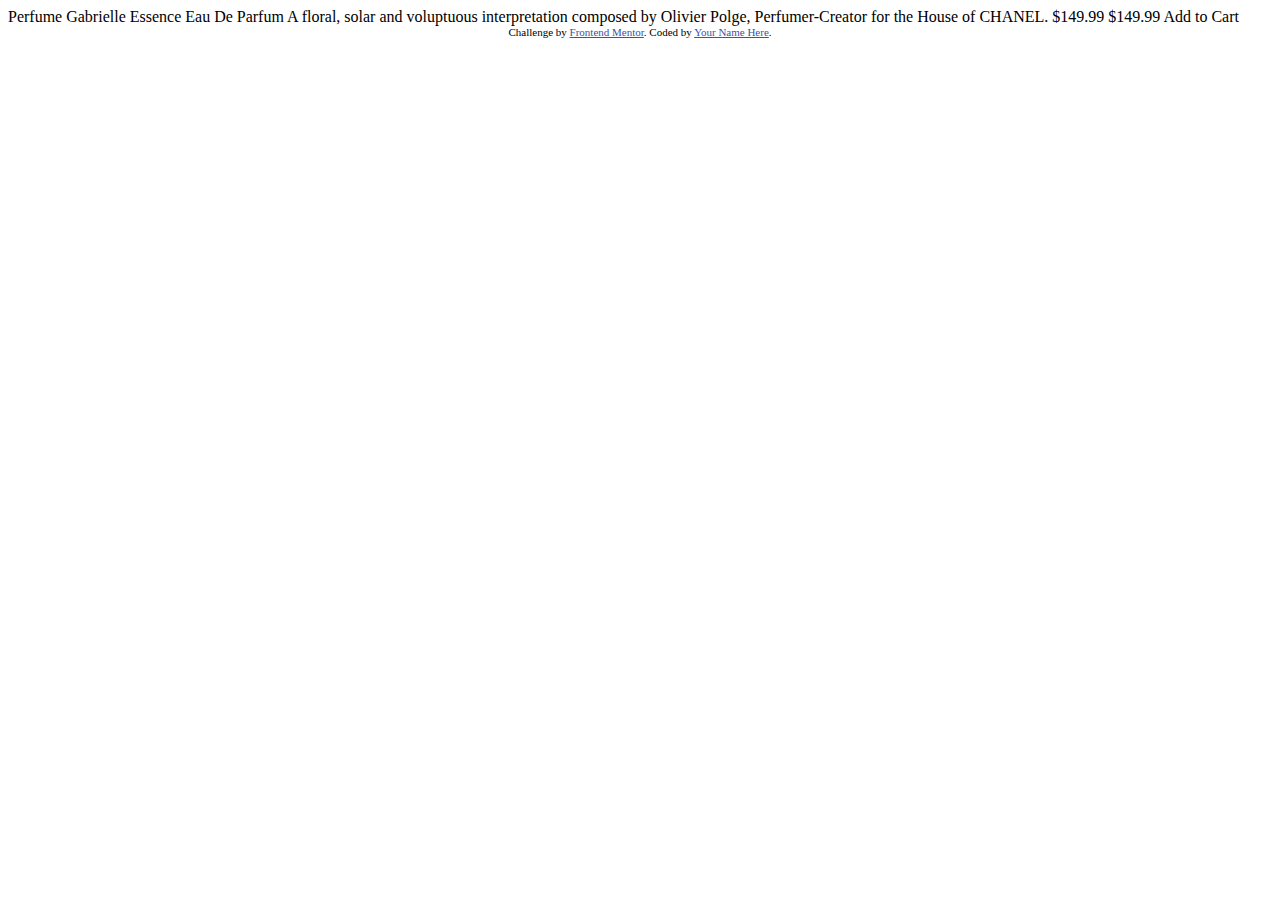
<file: product-preview-card-component-main/index.html>
<!DOCTYPE html>
<html lang="en">
<head>
  <meta charset="UTF-8">
  <meta name="viewport" content="width=device-width, initial-scale=1.0"> <!-- displays site properly based on user's device -->

  <link rel="icon" type="image/png" sizes="32x32" href="./images/favicon-32x32.png">
  
  <title>Frontend Mentor | Product preview card component</title>

  <!-- Feel free to remove these styles or customise in your own stylesheet 👍 -->
  <style>
    .attribution { font-size: 11px; text-align: center; }
    .attribution a { color: hsl(228, 45%, 44%); }
  </style>
</head>
<body>

  Perfume

  Gabrielle Essence Eau De Parfum

  A floral, solar and voluptuous interpretation composed by Olivier Polge, 
  Perfumer-Creator for the House of CHANEL.

  $149.99
  $149.99

  Add to Cart
  
  <div class="attribution">
    Challenge by <a href="https://www.frontendmentor.io?ref=challenge" target="_blank">Frontend Mentor</a>. 
    Coded by <a href="#">Your Name Here</a>.
  </div>
</body>
</html>
</file>
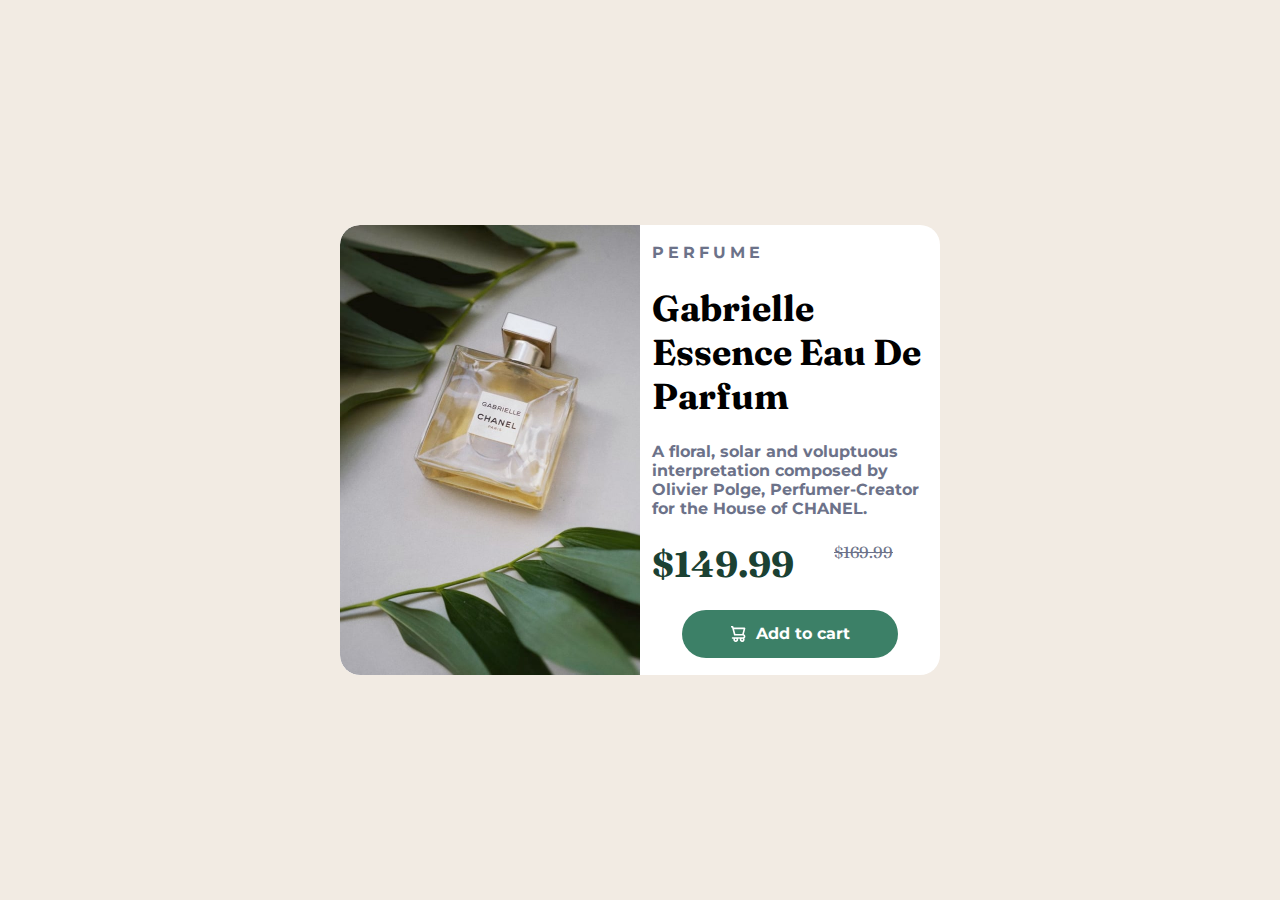
<file: product-preview-card-component-main/ind.html>
<!DOCTYPE html>
<html lang="en">
<head>
    <meta charset="UTF-8">
    <meta name="viewport" content="width=device-width, initial-scale=1.0">
    <title>Document</title>
    <link rel="stylesheet" href="style.css">
    <link rel="icon" type="image/png" sizes="32x32" href="./images/favicon-32x32.png">
    <link rel="preconnect" href="https://fonts.googleapis.com">
    <link rel="preconnect" href="https://fonts.gstatic.com" crossorigin>
    <link href="https://fonts.googleapis.com/css2?family=Montserrat:ital,wght@0,100..900;1,100..900&display=swap" rel="stylesheet">
    <title>Frontend Mentor | Product preview card component</title>
    <link rel="preconnect" href="https://fonts.googleapis.com">
    <link rel="preconnect" href="https://fonts.gstatic.com" crossorigin>
    <link href="https://fonts.googleapis.com/css2?family=Fraunces:ital,opsz,wght@0,9..144,100..900;1,9..144,100..900&family=Montserrat:ital,wght@0,100..900;1,100..900&display=swap" rel="stylesheet">

    <!-- Feel free to remove these styles or customise in your own stylesheet 👍 -->
    <style>
        .attribution { font-size: 11px; text-align: center; }
        .attribution a { color: hsl(228, 45%, 44%); }
    </style>

</head>
<body>
    <div class="container">
        <div class="leftcard">
            <img src="images/image-product-desktop.jpg" alt="">
        </div>
        <div class="rightcard">
            <div class="title">Perfume</div>
            <div class="name">Gabrielle Essence Eau De Parfum</div>
            <div class="discription">A floral, solar and voluptuous interpretation composed by Olivier Polge, Perfumer-Creator for the House of CHANEL.</div>
            <div class="price">
                <div class="sale">$149.99</div>
                <div class="origin">$169.99</div>
            </div>
            <button class="addcard">
                <img src="images/icon-cart.svg" alt="">
                Add to cart
            </button>
        </div>
    </div>
</body>
</html>
</file>
<file: product-preview-card-component-main/style.css>
*{
    margin: 0;
    padding: 0;
}

body {
    height: 100vh;
    display: flex;
    justify-content: center;
    align-items: center;
    background-color: hsl(30, 38%, 92%);
}
.container{
    max-width: 600px;
    display:flex;
    justify-content: center;
    align-items: center;
    overflow: hidden;
    background-color: white;
    border-radius: 20px;
}
.leftcard{
    border-radius: 20px;
}
.leftcard img{
    width: 300px;
    height: auto;
    display: block;
    border-top-left-radius: 20px;
    border-bottom-left-radius: 20px;
}

.rightcard{
    display: flex;
    max-height:100%;
    padding: 12px;
    gap: 24px;
    width: 300px;
    flex-direction: column;
    justify-content: space-between;
}

.title{
    font-family: "Montserrat", sans-serif;
    text-align: left;
    font-size: 16px;
    font-weight: bold;
    letter-spacing: 4px;
    text-transform: uppercase;
    color:hsl(228, 12%, 48%);
}

.price{
    display: flex;
    gap: 40px;
    font-family:"Fraunces", sans-serif;
    
}

.name{
    font-family:"Fraunces", sans-serif;
    font-size:36px;
    font-weight: bold;
}

.discription{
    font-family: "Montserrat", sans-serif;
    font-size:16px;
    color:hsl(228, 12%, 48%);
    font-weight: bold;
}

.sale{
    font-size:36px;
    color:hsl(158, 42%, 18%);
    font-weight: bold;
}

.origin{
    color:hsl(228, 12%, 48%);;
    text-decoration: line-through;
}
.addcard{
    border:none;
    height:48px;
    width:216px;
    justify-content: center;
    display: flex;
    align-items: center;
    border-radius: 24px;
    background: hsl(158, 36%, 37%);
    color:white;
    margin: 0 auto;
    font-family: "Montserrat", sans-serif;
    font-size:16px;
    gap:10px;
    font-weight: bold;
    
}
</file>
